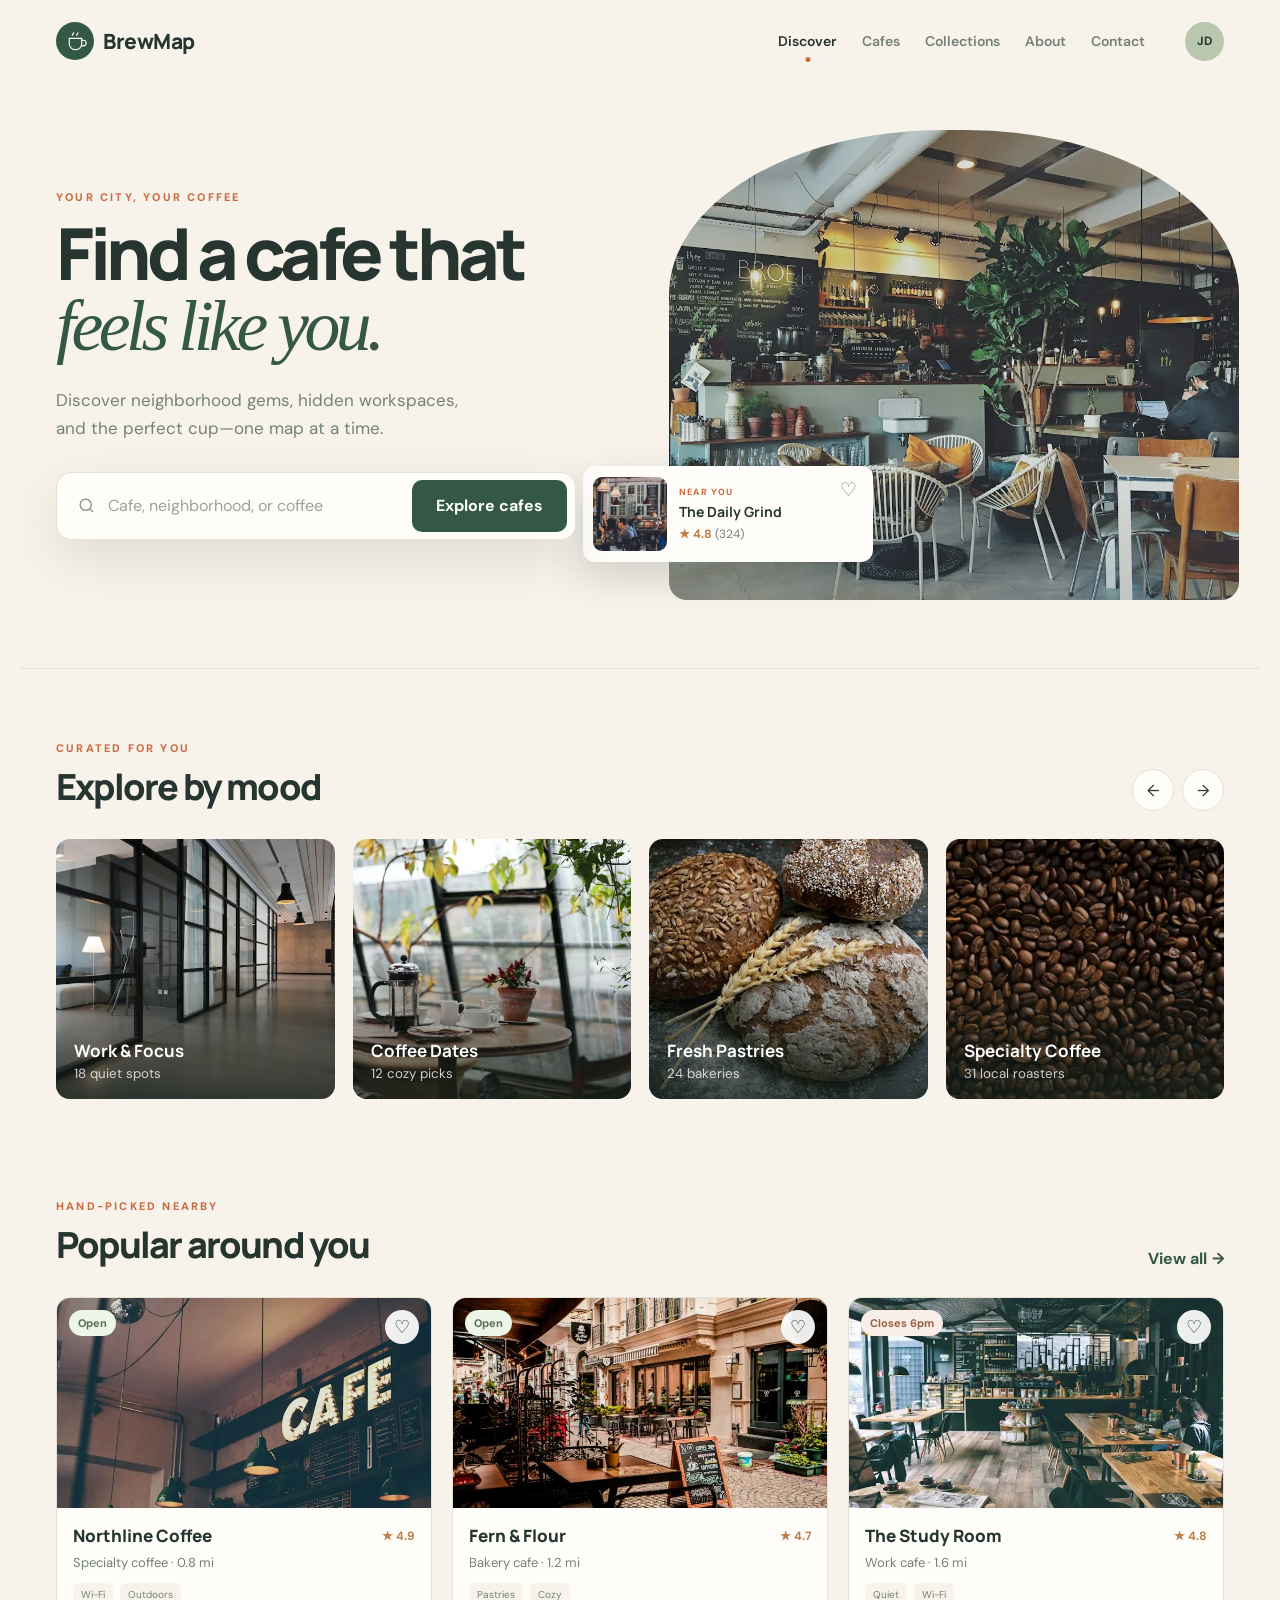
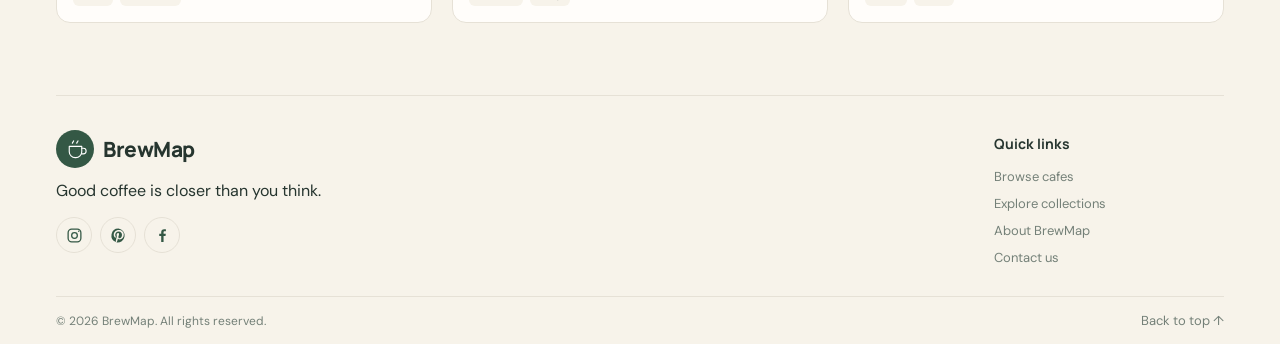
<file: index.html>
<!DOCTYPE html>
<html lang="en">
<head>
  <meta charset="UTF-8">
  <meta name="viewport" content="width=device-width, initial-scale=1.0">
  <meta name="description" content="Discover independent cafes, local coffee, and comfortable workspaces with BrewMap.">
  <title>BrewMap — Find Your Next Coffee Spot</title>
  <link rel="preconnect" href="https://fonts.googleapis.com">
  <link rel="preconnect" href="https://fonts.gstatic.com" crossorigin>
  <link href="https://fonts.googleapis.com/css2?family=DM+Sans:wght@400;500;600;700&family=Manrope:wght@500;600;700;800&display=swap" rel="stylesheet">
  <link rel="stylesheet" href="styles.css">
</head>
<body>
  <header class="site-header">
    <a class="brand" href="#" aria-label="BrewMap home">
      <span class="brand-mark" aria-hidden="true">
        <svg viewBox="0 0 40 40"><path d="M10 15h20v8.5A9.5 9.5 0 0 1 20.5 33h-1A9.5 9.5 0 0 1 10 23.5V15Z"/><path d="M30 18h2.5a4.5 4.5 0 0 1 0 9H30"/><path d="M15 10c0-2 2-2 2-4M22 10c0-2 2-2 2-4"/></svg>
      </span>
      <span>BrewMap</span>
    </a>
    <nav class="desktop-nav" aria-label="Main navigation">
      <a class="active" href="index.html#discover">Discover</a>
      <a href="cafes.html">Cafes</a>
      <a href="index.html#collections">Collections</a>
      <a href="about.html">About</a>
      <a href="contact.html">Contact</a>
    </nav>
    <div class="header-actions">
      <button class="avatar" type="button" aria-label="Open profile">JD</button>
    </div>
  </header>

  <main>
    <section class="hero" id="discover">
      <div class="hero-copy">
        <p class="eyebrow">YOUR CITY, YOUR COFFEE</p>
        <h1>Find a cafe that<br><em>feels like you.</em></h1>
        <p class="hero-description">Discover neighborhood gems, hidden workspaces, and the perfect cup—one map at a time.</p>
        <form class="search-panel" id="searchForm">
          <label class="search-field">
            <svg viewBox="0 0 24 24" aria-hidden="true"><circle cx="11" cy="11" r="7"/><path d="m20 20-4-4"/></svg>
            <span class="sr-only">Search</span>
            <input id="searchInput" type="search" placeholder="Cafe, neighborhood, or coffee" autocomplete="off">
          </label>
          <button type="submit" class="search-button">Explore cafes</button>
        </form>
      </div>
      <div class="hero-visual" aria-label="A cozy cafe interior">
        <div class="visual-frame">
          <img src="images/hero-cafe.webp" alt="Warm and cozy independent cafe interior" fetchpriority="high" decoding="async">
        </div>
        <aside class="floating-card" aria-label="Featured cafe">
          <img src="images/daily-grind.webp" alt="Coffee served at The Daily Grind" decoding="async">
          <div>
            <span class="card-label">NEAR YOU</span>
            <strong>The Daily Grind</strong>
            <span class="rating">★ 4.8 <span>(324)</span></span>
          </div>
          <button type="button" aria-label="Save The Daily Grind">♡</button>
        </aside>
      </div>
    </section>

    <section class="collections" id="collections">
      <div class="section-heading">
        <div>
          <p class="eyebrow">CURATED FOR YOU</p>
          <h2>Explore by mood</h2>
        </div>
        <div class="carousel-controls">
          <button id="prevCollection" type="button" aria-label="Previous collections">←</button>
          <button id="nextCollection" type="button" aria-label="Next collections">→</button>
        </div>
      </div>
      <div class="collection-grid" id="collectionGrid">
        <button class="collection-card" type="button" data-filter="work">
          <img src="images/work-focus.webp" alt="Bright cafe workspace" loading="lazy" decoding="async">
          <span><strong>Work &amp; Focus</strong><small>18 quiet spots</small></span>
        </button>
        <button class="collection-card" type="button" data-filter="date">
          <img src="images/coffee-dates.webp" alt="Romantic cafe table" loading="lazy" decoding="async">
          <span><strong>Coffee Dates</strong><small>12 cozy picks</small></span>
        </button>
        <button class="collection-card" type="button" data-filter="pastry">
          <img src="images/fresh-pastries.webp" alt="Fresh pastries" loading="lazy" decoding="async">
          <span><strong>Fresh Pastries</strong><small>24 bakeries</small></span>
        </button>
        <button class="collection-card" type="button" data-filter="specialty">
          <img src="images/specialty-coffee.webp" alt="Coffee beans and brew" loading="lazy" decoding="async">
          <span><strong>Specialty Coffee</strong><small>31 local roasters</small></span>
        </button>
      </div>
    </section>

    <section class="nearby" id="nearby">
      <div class="section-heading">
        <div>
          <p class="eyebrow">HAND-PICKED NEARBY</p>
          <h2>Popular around you</h2>
        </div>
        <a class="text-button" href="cafes.html">View all <span>→</span></a>
      </div>
      <div class="cafe-grid" id="cafeGrid">
        <article class="cafe-card" data-name="Northline Coffee" data-tags="specialty work">
          <div class="cafe-image">
            <img src="images/northline-coffee.webp" alt="Northline Coffee cafe" loading="lazy" decoding="async">
            <span class="open-badge">Open</span>
            <button class="save-button" type="button" aria-label="Save Northline Coffee">♡</button>
          </div>
          <div class="cafe-content">
            <div><h3>Northline Coffee</h3><span class="rating">★ 4.9</span></div>
            <p>Specialty coffee · 0.8 mi</p>
            <div class="tags"><span>Wi-Fi</span><span>Outdoors</span></div>
          </div>
        </article>
        <article class="cafe-card" data-name="Fern &amp; Flour" data-tags="pastry date">
          <div class="cafe-image">
            <img src="images/fern-flour.webp" alt="Fern and Flour cafe" loading="lazy" decoding="async">
            <span class="open-badge">Open</span>
            <button class="save-button" type="button" aria-label="Save Fern and Flour">♡</button>
          </div>
          <div class="cafe-content">
            <div><h3>Fern &amp; Flour</h3><span class="rating">★ 4.7</span></div>
            <p>Bakery cafe · 1.2 mi</p>
            <div class="tags"><span>Pastries</span><span>Cozy</span></div>
          </div>
        </article>
        <article class="cafe-card" data-name="The Study Room" data-tags="work specialty">
          <div class="cafe-image">
            <img src="images/study-room.webp" alt="The Study Room cafe" loading="lazy" decoding="async">
            <span class="open-badge closed">Closes 6pm</span>
            <button class="save-button" type="button" aria-label="Save The Study Room">♡</button>
          </div>
          <div class="cafe-content">
            <div><h3>The Study Room</h3><span class="rating">★ 4.8</span></div>
            <p>Work cafe · 1.6 mi</p>
            <div class="tags"><span>Quiet</span><span>Wi-Fi</span></div>
          </div>
        </article>
      </div>
      <p class="no-results" id="noResults" hidden>No cafes match your search. Try another name or mood.</p>
    </section>
  </main>

  <footer id="about">
    <div class="footer-main">
      <div class="footer-brand">
        <a class="brand" href="#discover"><span class="brand-mark" aria-hidden="true"><svg viewBox="0 0 40 40"><path d="M10 15h20v8.5A9.5 9.5 0 0 1 20.5 33h-1A9.5 9.5 0 0 1 10 23.5V15Z"/><path d="M30 18h2.5a4.5 4.5 0 0 1 0 9H30"/><path d="M15 10c0-2 2-2 2-4M22 10c0-2 2-2 2-4"/></svg></span><span>BrewMap</span></a>
        <p>Good coffee is closer than you think.</p>
        <div class="social-links" aria-label="Follow BrewMap">
          <a href="https://www.instagram.com/" target="_blank" rel="noopener noreferrer" aria-label="Instagram">
            <svg viewBox="0 0 24 24" aria-hidden="true"><rect x="3" y="3" width="18" height="18" rx="5"/><circle cx="12" cy="12" r="4"/><circle class="icon-dot" cx="18" cy="6" r="1"/></svg>
          </a>
          <a href="https://www.pinterest.com/" target="_blank" rel="noopener noreferrer" aria-label="Pinterest">
            <svg viewBox="0 0 24 24" aria-hidden="true"><path class="pinterest-mark" d="M12 2a10 10 0 0 0-3.64 19.31c-.09-.82-.17-2.08.04-2.98l1.28-5.43s-.33-.66-.33-1.64c0-1.54.89-2.69 2-2.69.94 0 1.39.71 1.39 1.56 0 .95-.6 2.37-.91 3.69-.26 1.1.55 2 1.63 2 1.96 0 3.47-2.07 3.47-5.05 0-2.64-1.9-4.48-4.61-4.48-3.14 0-4.99 2.36-4.99 4.79 0 .95.36 1.97.81 2.52.09.11.1.21.08.33l-.3 1.22c-.05.2-.16.24-.37.15-1.38-.64-2.24-2.66-2.24-4.28 0-3.49 2.54-6.7 7.33-6.7 3.85 0 6.84 2.75 6.84 6.42 0 3.83-2.41 6.91-5.75 6.91-1.12 0-2.17-.58-2.53-1.27l-.69 2.64c-.25.96-.92 2.16-1.37 2.89A10 10 0 1 0 12 2Z"/></svg>
          </a>
          <a href="https://www.facebook.com/" target="_blank" rel="noopener noreferrer" aria-label="Facebook">
            <svg viewBox="0 0 24 24" aria-hidden="true"><path class="facebook-mark" d="M13.5 21v-8.2h2.76l.41-3.2H13.5V7.56c0-.93.26-1.56 1.59-1.56h1.7V3.14A22.6 22.6 0 0 0 14.31 3c-2.46 0-4.14 1.5-4.14 4.25V9.6H7.4v3.2h2.77V21h3.33Z"/></svg>
          </a>
        </div>
      </div>
      <nav class="footer-nav" aria-label="Quick links">
        <h2>Quick links</h2>
        <a href="cafes.html">Browse cafes</a>
        <a href="index.html#collections">Explore collections</a>
        <a href="about.html">About BrewMap</a>
        <a href="contact.html">Contact us</a>
      </nav>
    </div>
    <div class="footer-bottom"><span>© 2026 BrewMap. All rights reserved.</span><a href="index.html#discover">Back to top ↑</a></div>
  </footer>

  <script src="script.js"></script>
</body>
</html>
</file>
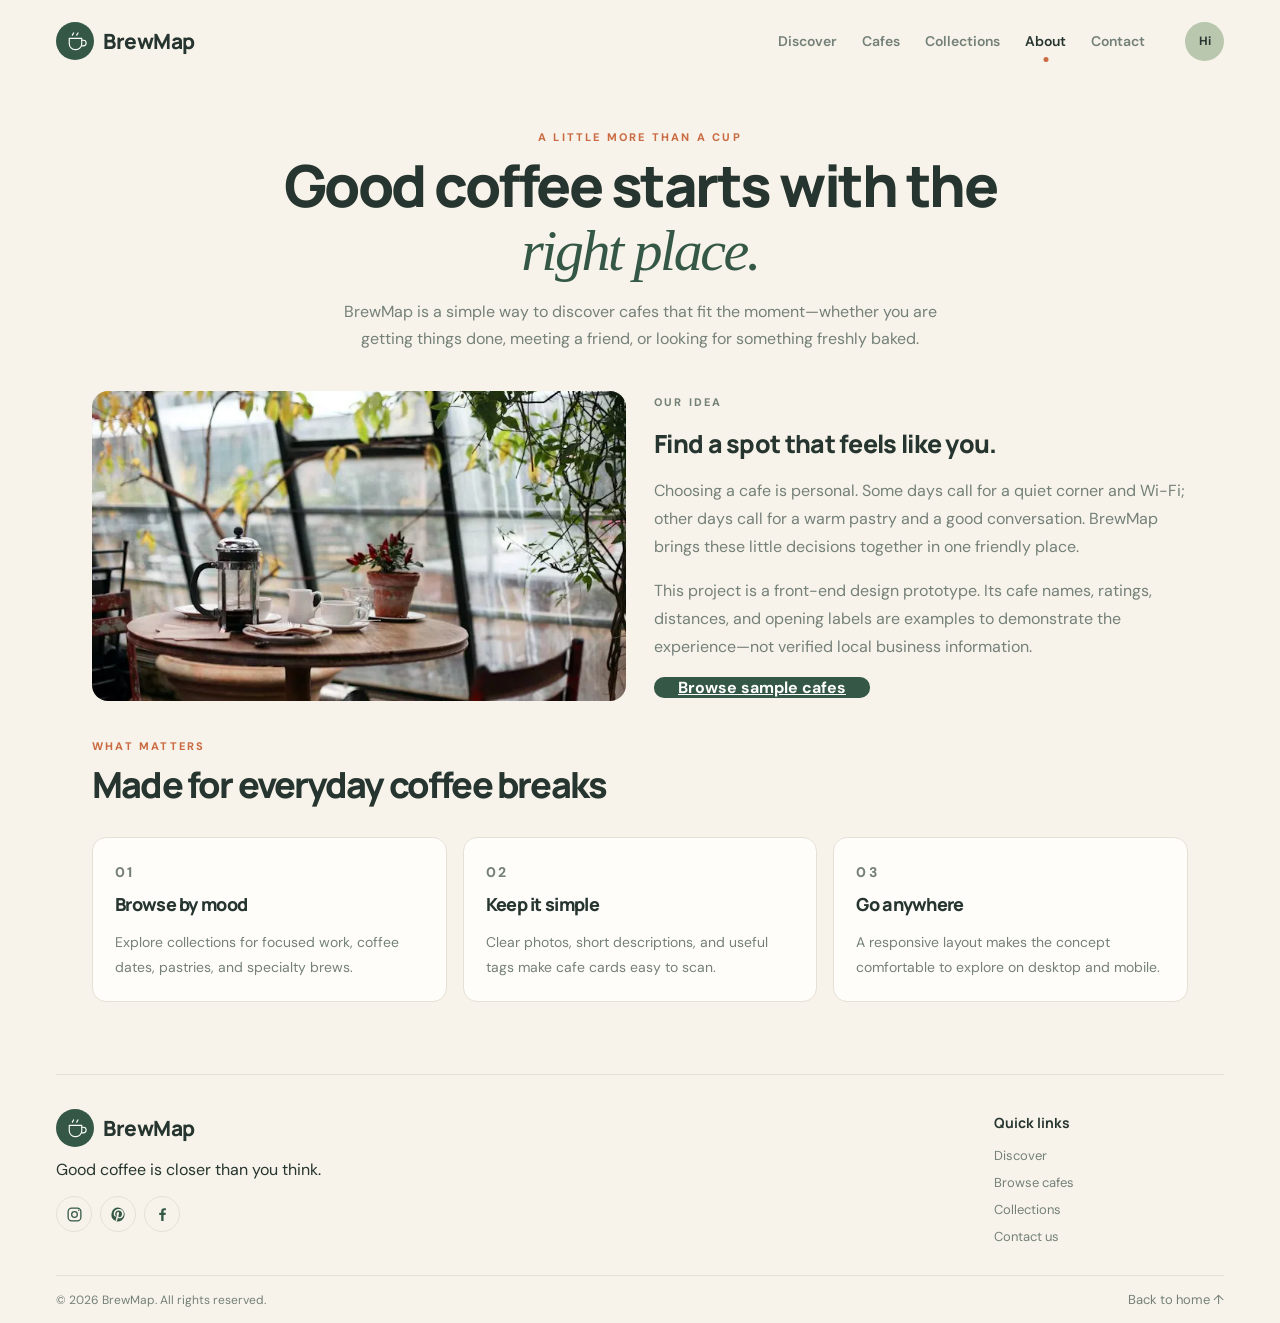
<file: about.html>
<!DOCTYPE html>
<html lang="en">
<head>
  <meta charset="UTF-8">
  <meta name="viewport" content="width=device-width, initial-scale=1.0">
  <meta name="description" content="Learn about BrewMap, a simple concept for discovering cafes by mood and moment.">
  <title>About BrewMap</title>
  <link rel="preconnect" href="https://fonts.googleapis.com">
  <link rel="preconnect" href="https://fonts.gstatic.com" crossorigin>
  <link href="https://fonts.googleapis.com/css2?family=DM+Sans:wght@400;500;600;700&family=Manrope:wght@500;600;700;800&display=swap" rel="stylesheet">
  <link rel="stylesheet" href="styles.css">
</head>
<body>
  <header class="site-header">
    <a class="brand" href="index.html#discover" aria-label="BrewMap home">
      <span class="brand-mark" aria-hidden="true"><svg viewBox="0 0 40 40"><path d="M10 15h20v8.5A9.5 9.5 0 0 1 20.5 33h-1A9.5 9.5 0 0 1 10 23.5V15Z"/><path d="M30 18h2.5a4.5 4.5 0 0 1 0 9H30"/><path d="M15 10c0-2 2-2 2-4M22 10c0-2 2-2 2-4"/></svg></span>
      <span>BrewMap</span>
    </a>
    <nav class="desktop-nav" aria-label="Main navigation">
      <a href="index.html#discover">Discover</a>
      <a href="cafes.html">Cafes</a>
      <a href="index.html#collections">Collections</a>
      <a class="active" href="about.html" aria-current="page">About</a>
      <a href="contact.html">Contact</a>
    </nav>
    <div class="header-actions"><a class="avatar profile-link" href="contact.html" aria-label="Contact BrewMap">Hi</a></div>
  </header>

  <main class="page-main">
    <section class="page-hero">
      <p class="eyebrow">A LITTLE MORE THAN A CUP</p>
      <h1>Good coffee starts with the <em>right place.</em></h1>
      <p>BrewMap is a simple way to discover cafes that fit the moment—whether you are getting things done, meeting a friend, or looking for something freshly baked.</p>
    </section>

    <section class="about-grid" aria-labelledby="about-story">
      <img src="images/coffee-dates.webp" alt="A welcoming cafe table ready for a coffee break" loading="lazy" decoding="async">
      <div class="about-copy">
        <p class="eyebrow">OUR IDEA</p>
        <h2 id="about-story">Find a spot that feels like you.</h2>
        <p>Choosing a cafe is personal. Some days call for a quiet corner and Wi-Fi; other days call for a warm pastry and a good conversation. BrewMap brings these little decisions together in one friendly place.</p>
        <p>This project is a front-end design prototype. Its cafe names, ratings, distances, and opening labels are examples to demonstrate the experience—not verified local business information.</p>
        <a class="search-button page-cta" href="cafes.html">Browse sample cafes</a>
      </div>
    </section>

    <section aria-label="BrewMap design principles">
      <div class="section-heading"><div><p class="eyebrow">WHAT MATTERS</p><h2>Made for everyday coffee breaks</h2></div></div>
      <div class="value-grid">
        <article class="value-card"><p class="eyebrow">01</p><h2>Browse by mood</h2><p>Explore collections for focused work, coffee dates, pastries, and specialty brews.</p></article>
        <article class="value-card"><p class="eyebrow">02</p><h2>Keep it simple</h2><p>Clear photos, short descriptions, and useful tags make cafe cards easy to scan.</p></article>
        <article class="value-card"><p class="eyebrow">03</p><h2>Go anywhere</h2><p>A responsive layout makes the concept comfortable to explore on desktop and mobile.</p></article>
      </div>
    </section>
  </main>

  <footer>
    <div class="footer-main">
      <div class="footer-brand"><a class="brand" href="index.html#discover"><span class="brand-mark" aria-hidden="true"><svg viewBox="0 0 40 40"><path d="M10 15h20v8.5A9.5 9.5 0 0 1 20.5 33h-1A9.5 9.5 0 0 1 10 23.5V15Z"/><path d="M30 18h2.5a4.5 4.5 0 0 1 0 9H30"/><path d="M15 10c0-2 2-2 2-4M22 10c0-2 2-2 2-4"/></svg></span><span>BrewMap</span></a>      <p>Good coffee is closer than you think.</p>
      <div class="social-links" aria-label="Follow BrewMap">
        <a href="https://www.instagram.com/" target="_blank" rel="noopener noreferrer" aria-label="Instagram"><svg viewBox="0 0 24 24" aria-hidden="true"><rect x="3" y="3" width="18" height="18" rx="5"/><circle cx="12" cy="12" r="4"/><circle class="icon-dot" cx="18" cy="6" r="1"/></svg></a>
        <a href="https://www.pinterest.com/" target="_blank" rel="noopener noreferrer" aria-label="Pinterest"><svg viewBox="0 0 24 24" aria-hidden="true"><path class="pinterest-mark" d="M12 2a10 10 0 0 0-3.64 19.31c-.09-.82-.17-2.08.04-2.98l1.28-5.43s-.33-.66-.33-1.64c0-1.54.89-2.69 2-2.69.94 0 1.39.71 1.39 1.56 0 .95-.6 2.37-.91 3.69-.26 1.1.55 2 1.63 2 1.96 0 3.47-2.07 3.47-5.05 0-2.64-1.9-4.48-4.61-4.48-3.14 0-4.99 2.36-4.99 4.79 0 .95.36 1.97.81 2.52.09.11.1.21.08.33l-.3 1.22c-.05.2-.16.24-.37.15-1.38-.64-2.24-2.66-2.24-4.28 0-3.49 2.54-6.7 7.33-6.7 3.85 0 6.84 2.75 6.84 6.42 0 3.83-2.41 6.91-5.75 6.91-1.12 0-2.17-.58-2.53-1.27l-.69 2.64c-.25.96-.92 2.16-1.37 2.89A10 10 0 1 0 12 2Z"/></svg></a>
        <a href="https://www.facebook.com/" target="_blank" rel="noopener noreferrer" aria-label="Facebook"><svg viewBox="0 0 24 24" aria-hidden="true"><path class="facebook-mark" d="M13.5 21v-8.2h2.76l.41-3.2H13.5V7.56c0-.93.26-1.56 1.59-1.56h1.7V3.14A22.6 22.6 0 0 0 14.31 3c-2.46 0-4.14 1.5-4.14 4.25V9.6H7.4v3.2h2.77V21h3.33Z"/></svg></a>
      </div></div>
      <nav class="footer-nav" aria-label="Quick links"><h2>Quick links</h2><a href="index.html#discover">Discover</a><a href="cafes.html">Browse cafes</a><a href="index.html#collections">Collections</a><a href="contact.html">Contact us</a></nav>
    </div>
    <div class="footer-bottom"><span>© 2026 BrewMap. All rights reserved.</span><a href="index.html#discover">Back to home ↑</a></div>
  </footer>
  <script src="script.js"></script>
</body>
</html>
</file>
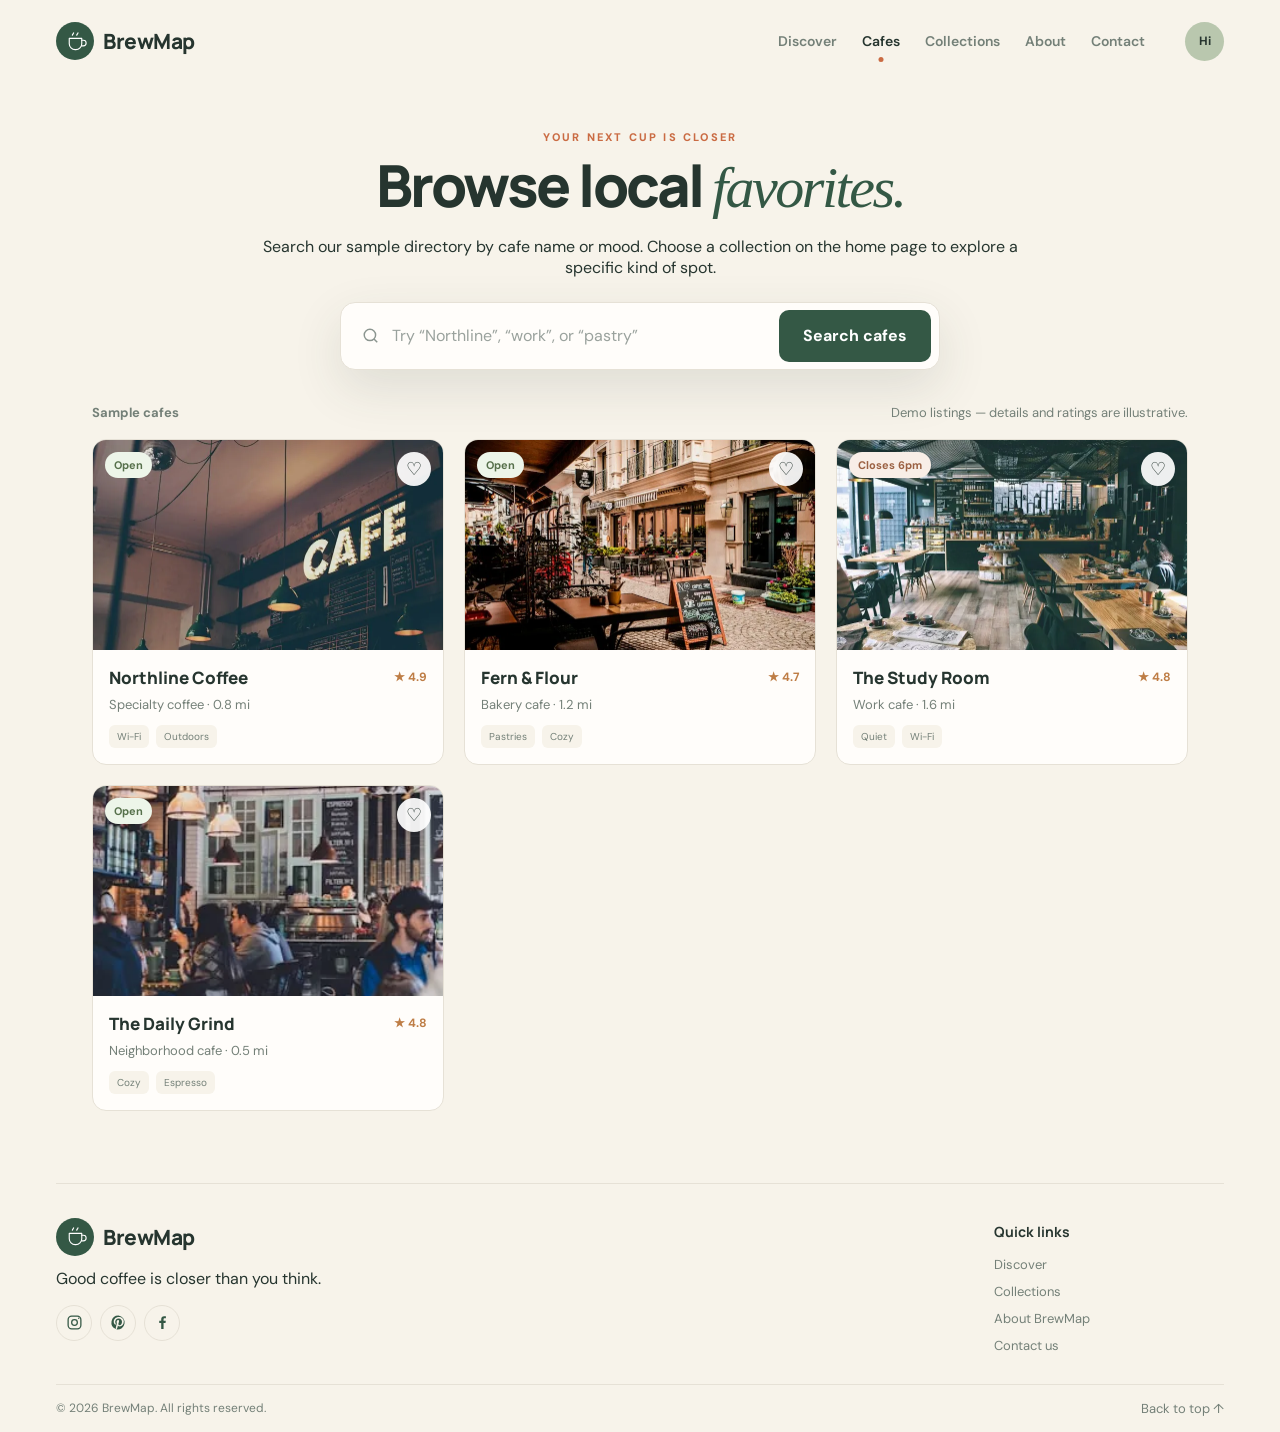
<file: cafes.html>
<!DOCTYPE html>
<html lang="en">
<head>
  <meta charset="UTF-8">
  <meta name="viewport" content="width=device-width, initial-scale=1.0">
  <meta name="description" content="Browse BrewMap's sample cafe directory and search by cafe name or mood.">
  <title>Browse Cafes — BrewMap</title>
  <link rel="preconnect" href="https://fonts.googleapis.com">
  <link rel="preconnect" href="https://fonts.gstatic.com" crossorigin>
  <link href="https://fonts.googleapis.com/css2?family=DM+Sans:wght@400;500;600;700&family=Manrope:wght@500;600;700;800&display=swap" rel="stylesheet">
  <link rel="stylesheet" href="styles.css">
</head>
<body>
  <header class="site-header" id="top">
    <a class="brand" href="index.html#discover" aria-label="BrewMap home">
      <span class="brand-mark" aria-hidden="true"><svg viewBox="0 0 40 40"><path d="M10 15h20v8.5A9.5 9.5 0 0 1 20.5 33h-1A9.5 9.5 0 0 1 10 23.5V15Z"/><path d="M30 18h2.5a4.5 4.5 0 0 1 0 9H30"/><path d="M15 10c0-2 2-2 2-4M22 10c0-2 2-2 2-4"/></svg></span>
      <span>BrewMap</span>
    </a>
    <nav class="desktop-nav" aria-label="Main navigation">
      <a href="index.html#discover">Discover</a>
      <a class="active" href="cafes.html" aria-current="page">Cafes</a>
      <a href="index.html#collections">Collections</a>
      <a href="about.html">About</a>
      <a href="contact.html">Contact</a>
    </nav>
    <div class="header-actions"><a class="avatar profile-link" href="contact.html" aria-label="Contact BrewMap">Hi</a></div>
  </header>

  <main class="page-main" id="nearby">
    <section class="page-hero">
      <p class="eyebrow">YOUR NEXT CUP IS CLOSER</p>
      <h1>Browse local <em>favorites.</em></h1>
      <p>Search our sample directory by cafe name or mood. Choose a collection on the home page to explore a specific kind of spot.</p>
      <form class="search-panel" id="searchForm">
        <label class="search-field">
          <svg viewBox="0 0 24 24" aria-hidden="true"><circle cx="11" cy="11" r="7"/><path d="m20 20-4-4"/></svg>
          <span class="sr-only">Search cafe names or categories</span>
          <input id="searchInput" type="search" placeholder="Try “Northline”, “work”, or “pastry”" autocomplete="off">
        </label>
        <button type="submit" class="search-button">Search cafes</button>
      </form>
    </section>

    <section aria-label="Cafe directory">
      <div class="directory-tools">
        <strong>Sample cafes</strong>
        <span>Demo listings — details and ratings are illustrative.</span>
      </div>
      <div class="cafe-grid directory-grid" id="cafeGrid">
        <article class="cafe-card" data-name="Northline Coffee" data-tags="specialty work">
          <div class="cafe-image"><img src="images/northline-coffee.webp" alt="Interior at Northline Coffee" loading="lazy" decoding="async"><span class="open-badge">Open</span><button class="save-button" type="button" aria-label="Save Northline Coffee">♡</button></div>
          <div class="cafe-content"><div><h3>Northline Coffee</h3><span class="rating">★ 4.9</span></div><p>Specialty coffee · 0.8 mi</p><div class="tags"><span>Wi-Fi</span><span>Outdoors</span></div></div>
        </article>
        <article class="cafe-card" data-name="Fern &amp; Flour" data-tags="pastry date">
          <div class="cafe-image"><img src="images/fern-flour.webp" alt="Cafe interior at Fern and Flour" loading="lazy" decoding="async"><span class="open-badge">Open</span><button class="save-button" type="button" aria-label="Save Fern and Flour">♡</button></div>
          <div class="cafe-content"><div><h3>Fern &amp; Flour</h3><span class="rating">★ 4.7</span></div><p>Bakery cafe · 1.2 mi</p><div class="tags"><span>Pastries</span><span>Cozy</span></div></div>
        </article>
        <article class="cafe-card" data-name="The Study Room" data-tags="work specialty">
          <div class="cafe-image"><img src="images/study-room.webp" alt="Quiet workspace at The Study Room" loading="lazy" decoding="async"><span class="open-badge closed">Closes 6pm</span><button class="save-button" type="button" aria-label="Save The Study Room">♡</button></div>
          <div class="cafe-content"><div><h3>The Study Room</h3><span class="rating">★ 4.8</span></div><p>Work cafe · 1.6 mi</p><div class="tags"><span>Quiet</span><span>Wi-Fi</span></div></div>
        </article>
        <article class="cafe-card" data-name="The Daily Grind" data-tags="date specialty">
          <div class="cafe-image"><img src="images/daily-grind.webp" alt="Coffee at The Daily Grind" loading="lazy" decoding="async"><span class="open-badge">Open</span><button class="save-button" type="button" aria-label="Save The Daily Grind">♡</button></div>
          <div class="cafe-content"><div><h3>The Daily Grind</h3><span class="rating">★ 4.8</span></div><p>Neighborhood cafe · 0.5 mi</p><div class="tags"><span>Cozy</span><span>Espresso</span></div></div>
        </article>
      </div>
      <p class="no-results" id="noResults" hidden>No cafes match your search. Try another name or mood.</p>
    </section>
  </main>

  <footer>
    <div class="footer-main">
      <div class="footer-brand">
        <a class="brand" href="index.html#discover"><span class="brand-mark" aria-hidden="true"><svg viewBox="0 0 40 40"><path d="M10 15h20v8.5A9.5 9.5 0 0 1 20.5 33h-1A9.5 9.5 0 0 1 10 23.5V15Z"/><path d="M30 18h2.5a4.5 4.5 0 0 1 0 9H30"/><path d="M15 10c0-2 2-2 2-4M22 10c0-2 2-2 2-4"/></svg></span><span>BrewMap</span></a>
        <p>Good coffee is closer than you think.</p>
        <div class="social-links" aria-label="Follow BrewMap">
          <a href="https://www.instagram.com/" target="_blank" rel="noopener noreferrer" aria-label="Instagram"><svg viewBox="0 0 24 24" aria-hidden="true"><rect x="3" y="3" width="18" height="18" rx="5"/><circle cx="12" cy="12" r="4"/><circle class="icon-dot" cx="18" cy="6" r="1"/></svg></a>
          <a href="https://www.pinterest.com/" target="_blank" rel="noopener noreferrer" aria-label="Pinterest"><svg viewBox="0 0 24 24" aria-hidden="true"><path class="pinterest-mark" d="M12 2a10 10 0 0 0-3.64 19.31c-.09-.82-.17-2.08.04-2.98l1.28-5.43s-.33-.66-.33-1.64c0-1.54.89-2.69 2-2.69.94 0 1.39.71 1.39 1.56 0 .95-.6 2.37-.91 3.69-.26 1.1.55 2 1.63 2 1.96 0 3.47-2.07 3.47-5.05 0-2.64-1.9-4.48-4.61-4.48-3.14 0-4.99 2.36-4.99 4.79 0 .95.36 1.97.81 2.52.09.11.1.21.08.33l-.3 1.22c-.05.2-.16.24-.37.15-1.38-.64-2.24-2.66-2.24-4.28 0-3.49 2.54-6.7 7.33-6.7 3.85 0 6.84 2.75 6.84 6.42 0 3.83-2.41 6.91-5.75 6.91-1.12 0-2.17-.58-2.53-1.27l-.69 2.64c-.25.96-.92 2.16-1.37 2.89A10 10 0 1 0 12 2Z"/></svg></a>
          <a href="https://www.facebook.com/" target="_blank" rel="noopener noreferrer" aria-label="Facebook"><svg viewBox="0 0 24 24" aria-hidden="true"><path class="facebook-mark" d="M13.5 21v-8.2h2.76l.41-3.2H13.5V7.56c0-.93.26-1.56 1.59-1.56h1.7V3.14A22.6 22.6 0 0 0 14.31 3c-2.46 0-4.14 1.5-4.14 4.25V9.6H7.4v3.2h2.77V21h3.33Z"/></svg></a>
        </div>
      </div>
      <nav class="footer-nav" aria-label="Quick links"><h2>Quick links</h2><a href="index.html#discover">Discover</a><a href="index.html#collections">Collections</a><a href="about.html">About BrewMap</a><a href="contact.html">Contact us</a></nav>
    </div>
    <div class="footer-bottom"><span>© 2026 BrewMap. All rights reserved.</span><a href="#top">Back to top ↑</a></div>
  </footer>
  <script src="script.js"></script>
</body>
</html>
</file>
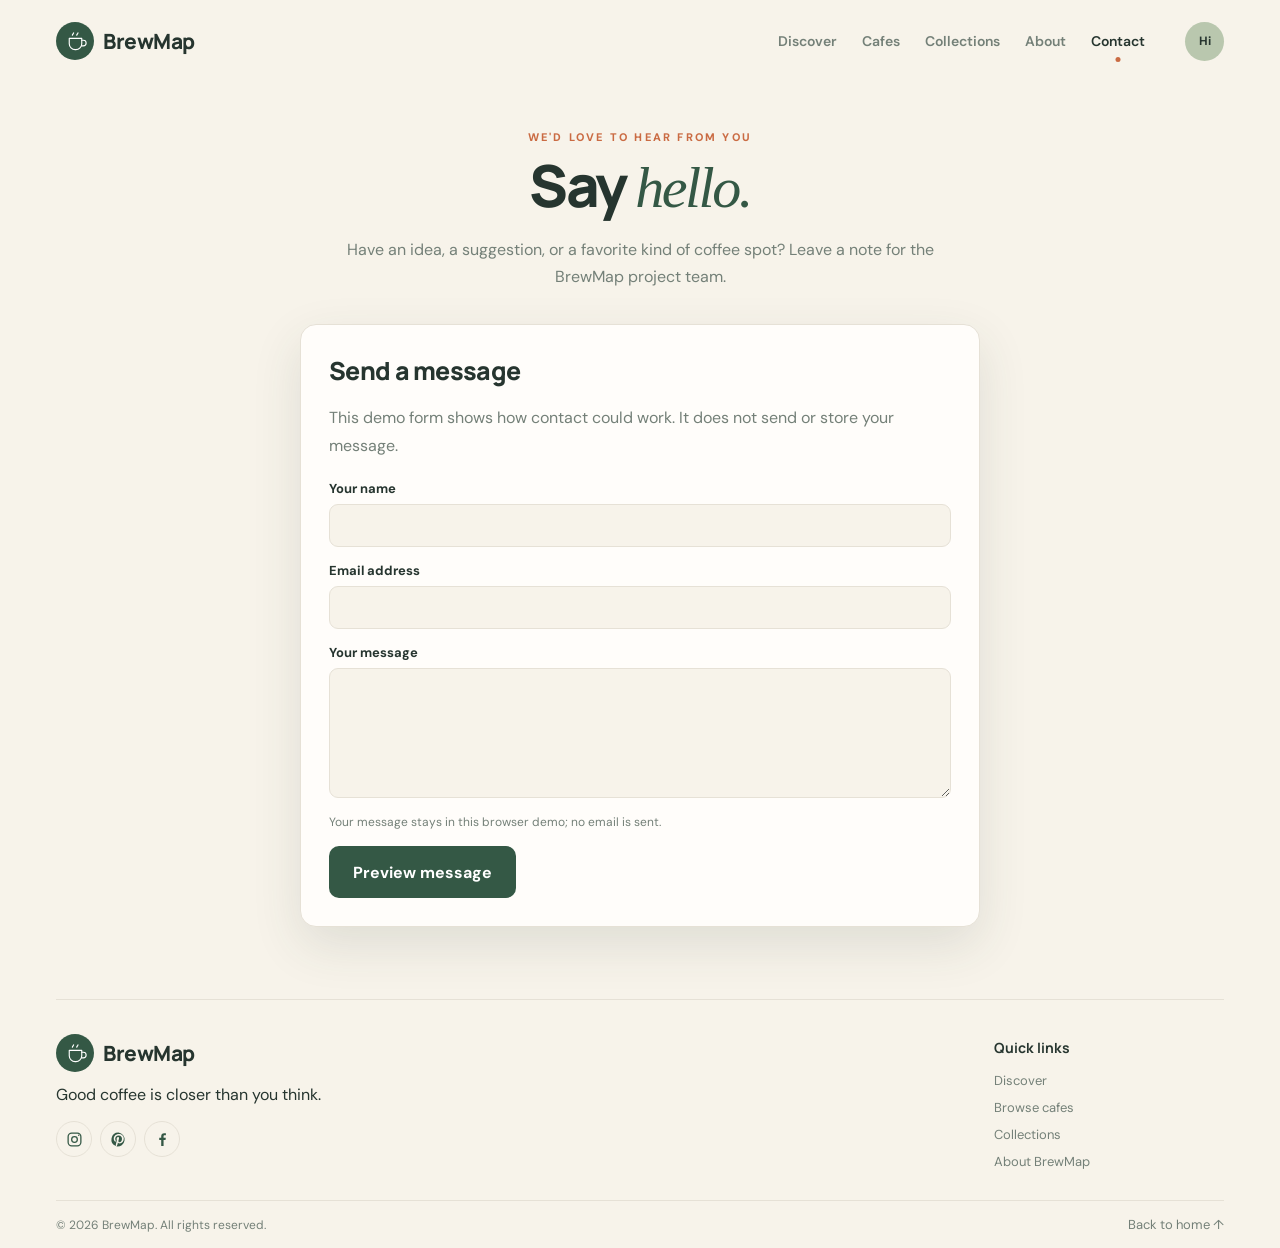
<file: contact.html>
<!DOCTYPE html>
<html lang="en">
<head>
  <meta charset="UTF-8">
  <meta name="viewport" content="width=device-width, initial-scale=1.0">
  <meta name="description" content="Contact the BrewMap project team with a comment or suggestion.">
  <title>Contact — BrewMap</title>
  <link rel="preconnect" href="https://fonts.googleapis.com">
  <link rel="preconnect" href="https://fonts.gstatic.com" crossorigin>
  <link href="https://fonts.googleapis.com/css2?family=DM+Sans:wght@400;500;600;700&family=Manrope:wght@500;600;700;800&display=swap" rel="stylesheet">
  <link rel="stylesheet" href="styles.css">
</head>
<body>
  <header class="site-header">
    <a class="brand" href="index.html#discover" aria-label="BrewMap home">
      <span class="brand-mark" aria-hidden="true"><svg viewBox="0 0 40 40"><path d="M10 15h20v8.5A9.5 9.5 0 0 1 20.5 33h-1A9.5 9.5 0 0 1 10 23.5V15Z"/><path d="M30 18h2.5a4.5 4.5 0 0 1 0 9H30"/><path d="M15 10c0-2 2-2 2-4M22 10c0-2 2-2 2-4"/></svg></span>
      <span>BrewMap</span>
    </a>
    <nav class="desktop-nav" aria-label="Main navigation">
      <a href="index.html#discover">Discover</a>
      <a href="cafes.html">Cafes</a>
      <a href="index.html#collections">Collections</a>
      <a href="about.html">About</a>
      <a class="active" href="contact.html" aria-current="page">Contact</a>
    </nav>
    <div class="header-actions"><a class="avatar profile-link" href="about.html" aria-label="About BrewMap">Hi</a></div>
  </header>

  <main class="page-main">
    <section class="page-hero">
      <p class="eyebrow">WE'D LOVE TO HEAR FROM YOU</p>
      <h1>Say <em>hello.</em></h1>
      <p>Have an idea, a suggestion, or a favorite kind of coffee spot? Leave a note for the BrewMap project team.</p>
    </section>
    <section class="contact-card" aria-labelledby="contact-title">
      <h2 id="contact-title">Send a message</h2>
      <p>This demo form shows how contact could work. It does not send or store your message.</p>
      <form class="contact-form" id="contactForm">
        <label for="contactName">Your name
          <input id="contactName" name="name" type="text" autocomplete="name" required>
        </label>
        <label for="contactEmail">Email address
          <input id="contactEmail" name="email" type="email" autocomplete="email" required>
        </label>
        <label for="contactMessage">Your message
          <textarea id="contactMessage" name="message" required></textarea>
        </label>
        <p class="form-note">Your message stays in this browser demo; no email is sent.</p>
        <button class="search-button" type="submit">Preview message</button>
        <p class="form-success" id="formSuccess" role="status" hidden>Thanks! The form works as a demo, but your message has not been sent.</p>
      </form>
    </section>
  </main>

  <footer>
    <div class="footer-main">
      <div class="footer-brand"><a class="brand" href="index.html#discover"><span class="brand-mark" aria-hidden="true"><svg viewBox="0 0 40 40"><path d="M10 15h20v8.5A9.5 9.5 0 0 1 20.5 33h-1A9.5 9.5 0 0 1 10 23.5V15Z"/><path d="M30 18h2.5a4.5 4.5 0 0 1 0 9H30"/><path d="M15 10c0-2 2-2 2-4M22 10c0-2 2-2 2-4"/></svg></span><span>BrewMap</span></a><p>Good coffee is closer than you think.</p>
        <div class="social-links" aria-label="Follow BrewMap">
          <a href="https://www.instagram.com/" target="_blank" rel="noopener noreferrer" aria-label="Instagram"><svg viewBox="0 0 24 24" aria-hidden="true"><rect x="3" y="3" width="18" height="18" rx="5"/><circle cx="12" cy="12" r="4"/><circle class="icon-dot" cx="18" cy="6" r="1"/></svg></a>
          <a href="https://www.pinterest.com/" target="_blank" rel="noopener noreferrer" aria-label="Pinterest"><svg viewBox="0 0 24 24" aria-hidden="true"><path class="pinterest-mark" d="M12 2a10 10 0 0 0-3.64 19.31c-.09-.82-.17-2.08.04-2.98l1.28-5.43s-.33-.66-.33-1.64c0-1.54.89-2.69 2-2.69.94 0 1.39.71 1.39 1.56 0 .95-.6 2.37-.91 3.69-.26 1.1.55 2 1.63 2 1.96 0 3.47-2.07 3.47-5.05 0-2.64-1.9-4.48-4.61-4.48-3.14 0-4.99 2.36-4.99 4.79 0 .95.36 1.97.81 2.52.09.11.1.21.08.33l-.3 1.22c-.05.2-.16.24-.37.15-1.38-.64-2.24-2.66-2.24-4.28 0-3.49 2.54-6.7 7.33-6.7 3.85 0 6.84 2.75 6.84 6.42 0 3.83-2.41 6.91-5.75 6.91-1.12 0-2.17-.58-2.53-1.27l-.69 2.64c-.25.96-.92 2.16-1.37 2.89A10 10 0 1 0 12 2Z"/></svg></a>
          <a href="https://www.facebook.com/" target="_blank" rel="noopener noreferrer" aria-label="Facebook"><svg viewBox="0 0 24 24" aria-hidden="true"><path class="facebook-mark" d="M13.5 21v-8.2h2.76l.41-3.2H13.5V7.56c0-.93.26-1.56 1.59-1.56h1.7V3.14A22.6 22.6 0 0 0 14.31 3c-2.46 0-4.14 1.5-4.14 4.25V9.6H7.4v3.2h2.77V21h3.33Z"/></svg></a>
        </div>
      </div>
      <nav class="footer-nav" aria-label="Quick links"><h2>Quick links</h2><a href="index.html#discover">Discover</a><a href="cafes.html">Browse cafes</a><a href="index.html#collections">Collections</a><a href="about.html">About BrewMap</a></nav>
    </div>
    <div class="footer-bottom"><span>© 2026 BrewMap. All rights reserved.</span><a href="index.html#discover">Back to home ↑</a></div>
  </footer>
  <script src="script.js"></script>
</body>
</html>
</file>
<file: styles.css>
:root {
  --cream: #f7f3ea;
  --paper: #fffdfa;
  --ink: #26352f;
  --muted: #748078;
  --forest: #345845;
  --sage: #b9c7ae;
  --line: #e6e1d6;
  --orange: #ca6b43;
  --shadow: 0 18px 50px rgba(48, 69, 58, .12);
}

* { box-sizing: border-box; }
html { scroll-behavior: smooth; }
body {
  margin: 0;
  font-family: "DM Sans", sans-serif;
  color: var(--ink);
  background: var(--cream);
}
button, input { font: inherit; }
button, a { -webkit-tap-highlight-color: transparent; }
.sr-only { position:absolute; width:1px; height:1px; overflow:hidden; clip:rect(0,0,0,0); }

.site-header {
  height: 82px;
  max-width: 1240px;
  margin: 0 auto;
  padding: 0 36px;
  display: flex;
  align-items: center;
  justify-content: space-between;
}
.brand {
  display: inline-flex;
  align-items: center;
  gap: 9px;
  color: var(--ink);
  text-decoration: none;
  font: 800 21px "Manrope", sans-serif;
  letter-spacing: -.5px;
}
.brand-mark {
  width: 38px;
  height: 38px;
  display: grid;
  place-items: center;
  border-radius: 50%;
  background: var(--forest);
}
.brand-mark svg { width: 25px; fill: none; stroke: #fff; stroke-width: 1.8; stroke-linecap: round; stroke-linejoin: round; }
.desktop-nav { display: flex; gap: 25px; margin-left: auto; margin-right: 40px; }
.desktop-nav a {
  position: relative;
  color: var(--muted);
  text-decoration: none;
  font-size: 14px;
  font-weight: 600;
}
.desktop-nav a.active, .desktop-nav a:hover { color: var(--ink); }
.desktop-nav a.active::after {
  content:"";
  position:absolute;
  left:50%;
  bottom:-12px;
  width:5px;
  height:5px;
  border-radius:50%;
  background:var(--orange);
  transform:translateX(-50%);
}
.header-actions { display:flex; align-items:center; gap:12px; }
.avatar { width:39px; height:39px; display:grid; place-items:center; border:0; border-radius:50%; background:var(--sage); color:var(--ink); font-size:12px; font-weight:700; text-decoration:none; cursor:pointer; }

.hero {
  max-width: 1240px;
  min-height: 560px;
  margin: 0 auto;
  padding: 48px 36px 68px;
  display:grid;
  grid-template-columns: 47% 53%;
  align-items:center;
}
.hero-copy { position:relative; z-index:2; }
.eyebrow {
  margin:0 0 14px;
  color:var(--orange);
  font-size:11px;
  font-weight:800;
  letter-spacing:2.2px;
}
.hero h1 {
  margin:0;
  font:800 clamp(48px, 5.6vw, 76px)/.98 "Manrope", sans-serif;
  letter-spacing:-4.5px;
}
.hero h1 em {
  color:var(--forest);
  font-family: Georgia, serif;
  font-weight:400;
}
.hero-description {
  max-width:430px;
  margin:24px 0 30px;
  color:var(--muted);
  font-size:17px;
  line-height:1.65;
}
.search-panel {
  width:min(520px, 112%);
  height:68px;
  display:flex;
  align-items:center;
  padding:8px;
  background:var(--paper);
  border:1px solid var(--line);
  border-radius:15px;
  box-shadow:var(--shadow);
}
.search-field { flex:1; display:flex; align-items:center; gap:10px; padding:0 12px; min-width:0; }
.search-field svg { width:21px; fill:none; stroke:#8b958f; stroke-width:1.8; }
.search-field input { width:100%; border:0; outline:0; background:transparent; color:var(--ink); }
.search-field input::placeholder { color:#9aa29d; }
.search-button {
  height:52px;
  padding:0 24px;
  border:0;
  border-radius:10px;
  background:var(--forest);
  color:white;
  font-weight:700;
  cursor:pointer;
  white-space:nowrap;
  transition:.2s;
}
.search-button:hover { background:#294737; transform:translateY(-1px); }

.hero-visual { position:relative; height:470px; }
.visual-frame {
  position:absolute;
  right:-15px;
  width:92%;
  height:100%;
  overflow:hidden;
  border-radius:48% 48% 18px 18px / 35% 35% 18px 18px;
  background:#ddd;
}
.visual-frame::after {
  content:"";
  position:absolute;
  inset:0;
  background:linear-gradient(180deg, transparent 70%, rgba(34,42,37,.12));
}
.visual-frame img { width:100%; height:100%; object-fit:cover; }
.floating-card {
  position:absolute;
  left:-22px;
  bottom:38px;
  width:290px;
  min-height:96px;
  display:flex;
  align-items:center;
  gap:12px;
  padding:10px;
  background:var(--paper);
  border-radius:12px;
  box-shadow:0 16px 38px rgba(40,54,47,.18);
}
.floating-card img { width:74px; height:74px; object-fit:cover; border-radius:9px; }
.floating-card div { flex:1; display:flex; flex-direction:column; }
.card-label { color:var(--orange); font-size:9px; font-weight:800; letter-spacing:1.2px; }
.floating-card strong { margin:4px 0 5px; font:700 14px "Manrope", sans-serif; }
.rating { color:#be7d45; font-size:12px; font-weight:700; }
.rating span { color:var(--muted); font-weight:400; }
.floating-card button { align-self:flex-start; border:0; background:transparent; color:var(--muted); font-size:19px; cursor:pointer; }

.collections, .nearby {
  max-width:1240px;
  margin:0 auto;
  padding:72px 36px;
}
.collections { border-top:1px solid var(--line); }
.section-heading { display:flex; align-items:flex-end; justify-content:space-between; margin-bottom:28px; }
.section-heading .eyebrow { margin-bottom:7px; }
.section-heading h2 { margin:0; font:800 36px "Manrope", sans-serif; letter-spacing:-1.8px; }
.carousel-controls { display:flex; gap:8px; }
.carousel-controls button {
  width:42px; height:42px; border:1px solid var(--line); border-radius:50%; background:var(--paper);
  color:var(--ink); cursor:pointer; transition:.2s;
}
.carousel-controls button:hover { background:var(--forest); color:white; }
.collection-grid { display:grid; grid-template-columns:repeat(4,1fr); gap:18px; }
.collection-card {
  position:relative;
  height:260px;
  overflow:hidden;
  padding:0;
  border:0;
  border-radius:14px;
  background:#ddd;
  cursor:pointer;
  text-align:left;
}
.collection-card::after { content:""; position:absolute; inset:0; background:linear-gradient(180deg, transparent 45%, rgba(24,35,29,.72)); }
.collection-card img { width:100%; height:100%; object-fit:cover; transition:.45s; }
.collection-card:hover img { transform:scale(1.04); }
.collection-card span { position:absolute; z-index:2; left:18px; bottom:17px; display:flex; flex-direction:column; color:white; }
.collection-card strong { font:700 17px "Manrope", sans-serif; }
.collection-card small { margin-top:3px; color:rgba(255,255,255,.78); }

.nearby { padding-top:28px; }
.text-button { display:inline-flex; align-items:center; border:0; background:transparent; color:var(--forest); font-weight:700; text-decoration:none; cursor:pointer; }
.text-button span { margin-left:5px; }
.cafe-grid { display:grid; grid-template-columns:repeat(3,1fr); gap:20px; }
.cafe-card { overflow:hidden; border:1px solid var(--line); border-radius:14px; background:var(--paper); }
.cafe-image { position:relative; height:210px; }
.cafe-image img { width:100%; height:100%; object-fit:cover; }
.open-badge { position:absolute; left:12px; top:12px; padding:6px 9px; border-radius:20px; background:#edf5e9; color:#56704b; font-size:11px; font-weight:700; }
.open-badge.closed { background:#f8eee7; color:#9b6143; }
.save-button { position:absolute; right:12px; top:12px; width:34px; height:34px; border:0; border-radius:50%; background:rgba(255,255,255,.92); color:var(--ink); cursor:pointer; font-size:18px; }
.save-button.saved { background:var(--forest); color:white; }
.cafe-content { padding:16px; }
.cafe-content > div:first-child { display:flex; justify-content:space-between; align-items:center; }
.cafe-content h3 { margin:0; font:800 17px "Manrope", sans-serif; }
.cafe-content p { margin:7px 0 12px; color:var(--muted); font-size:13px; }
.tags { display:flex; gap:7px; }
.tags span { padding:5px 8px; border-radius:6px; background:var(--cream); color:var(--muted); font-size:10px; }
.no-results { text-align:center; color:var(--muted); padding:40px; }

.page-main { max-width:1168px; min-height:58vh; margin:0 auto; padding:48px 36px 72px; }
.page-hero { max-width:760px; margin:0 auto 34px; text-align:center; }
.page-hero .eyebrow { margin-bottom:10px; }
.page-hero h1 { margin:0; font:800 clamp(38px,5vw,58px)/1.08 "Manrope",sans-serif; letter-spacing:-2.5px; }
.page-hero h1 em { color:var(--forest); font-family:Georgia,serif; font-weight:400; }
.page-hero > p:last-child { max-width:630px; margin:16px auto 0; color:var(--muted); line-height:1.7; }
.page-hero .search-panel { width:min(600px,100%); margin:24px auto 0; text-align:left; }
.directory-grid { grid-template-columns:repeat(3,1fr); }
.directory-tools { display:flex; align-items:center; justify-content:space-between; margin:0 0 18px; color:var(--muted); font-size:13px; }
.about-grid { display:grid; grid-template-columns:1fr 1fr; gap:28px; align-items:center; margin:38px 0; }
.about-grid img { width:100%; height:310px; object-fit:cover; border-radius:16px; }
.about-copy h2, .contact-card h2, .value-card h2 { margin:0 0 12px; font:800 25px "Manrope",sans-serif; letter-spacing:-.7px; }
.about-copy p, .value-card p, .contact-card > p { color:var(--muted); line-height:1.75; }
.value-grid { display:grid; grid-template-columns:repeat(3,1fr); gap:16px; margin-top:28px; }
.value-card { padding:22px; background:var(--paper); border:1px solid var(--line); border-radius:14px; }
.value-card .eyebrow { margin-bottom:8px; }
.value-card h2 { font-size:18px; }
.value-card p { margin-bottom:0; font-size:14px; }
.contact-card { max-width:680px; margin:0 auto; padding:28px; background:var(--paper); border:1px solid var(--line); border-radius:16px; box-shadow:var(--shadow); }
.contact-form { display:grid; gap:15px; margin-top:20px; }
.contact-form label { display:grid; gap:7px; font-size:13px; font-weight:700; }
.contact-form input, .contact-form textarea { width:100%; padding:12px 13px; border:1px solid var(--line); border-radius:9px; outline:0; background:var(--cream); color:var(--ink); }
.contact-form input:focus, .contact-form textarea:focus { border-color:var(--forest); box-shadow:0 0 0 3px rgba(52,88,69,.12); }
.contact-form textarea { min-height:130px; resize:vertical; }
.contact-form .search-button { justify-self:start; }
.form-note { margin:0; color:var(--muted); font-size:12px; line-height:1.5; }
.form-success { margin:0; padding:12px; border-radius:8px; background:#edf5e9; color:#456341; font-size:14px; }
.form-success[hidden] { display:none; }
.empty-directory { grid-column:1/-1; }

footer {
  max-width:1168px;
  margin:0 auto;
  border-top:1px solid var(--line);
}
.footer-main {
  display:grid;
  grid-template-columns:1fr 230px;
  gap:40px;
  padding:34px 0 30px;
}
.footer-brand p { margin:12px 0 16px; }
.footer-nav { display:grid; gap:10px; align-content:start; }
.footer-nav h2 { margin:4px 0 5px; font:700 14px "Manrope", sans-serif; }
.footer-nav a, .footer-bottom a { color:var(--muted); text-decoration:none; font-size:13px; }
.footer-nav a:hover, .footer-bottom a:hover { color:var(--forest); }
.footer-bottom {
  min-height:48px;
  display:flex;
  align-items:center;
  justify-content:space-between;
  border-top:1px solid var(--line);
  color:var(--muted);
  font-size:12px;
}
.social-links { display:flex; gap:8px; }
.social-links a {
  width:36px;
  height:36px;
  display:grid;
  place-items:center;
  border:1px solid var(--line);
  border-radius:50%;
  color:var(--forest);
  transition:background .2s, color .2s, border-color .2s;
}
.social-links a:hover { background:var(--forest); border-color:var(--forest); color:white; }
.social-links svg { width:17px; height:17px; fill:none; stroke:currentColor; stroke-width:1.8; }
.social-links .icon-dot { fill:currentColor; stroke:none; }
.social-links .pinterest-mark, .social-links .facebook-mark { fill:currentColor; stroke:none; }

@media (max-width: 900px) {
  .site-header { height:auto; min-height:78px; padding:12px 24px; flex-wrap:wrap; row-gap:12px; }
  .desktop-nav { order:3; width:100%; justify-content:center; gap:24px; margin:0; padding:4px 0 2px; }
  .hero { grid-template-columns:1fr 46%; min-height:500px; }
  .hero h1 { font-size:54px; }
  .collection-grid { grid-template-columns:repeat(2,1fr); }
  .cafe-grid { grid-template-columns:repeat(2,1fr); }
  .nearby .cafe-card:last-child { display:none; }
  .page-main { padding-top:38px; }
}
@media (max-width: 640px) {
  .site-header { padding:10px 20px; row-gap:8px; }
  .desktop-nav { gap:clamp(10px,4vw,18px); justify-content:space-between; }
  .desktop-nav a { font-size:12px; }
  .desktop-nav a.active::after { bottom:-7px; }
  .hero { display:block; padding:36px 20px 50px; }
  .hero h1 { font-size:48px; letter-spacing:-3px; }
  .hero-description { font-size:15px; }
  .search-panel { width:100%; height:auto; }
  .search-button { padding:0 14px; }
  .hero-visual { height:360px; margin-top:38px; }
  .visual-frame { right:0; width:100%; }
  .floating-card { left:-6px; bottom:18px; width:260px; }
  .collections, .nearby { padding:48px 20px; }
  .section-heading h2 { font-size:29px; }
  .page-main { padding:32px 20px 52px; }
  .page-hero h1 { font-size:40px; letter-spacing:-1.8px; }
  .directory-tools { align-items:flex-start; flex-direction:column; gap:6px; }
  .directory-grid, .value-grid, .about-grid { grid-template-columns:1fr; }
  .about-grid img { height:240px; }
  .contact-card { padding:20px; }
  .collection-grid { display:flex; overflow:hidden; }
  .collection-card { min-width:82%; height:230px; }
  .cafe-grid { grid-template-columns:1fr; }
  .nearby .cafe-card:last-child { display:block; }
  footer { margin:0 20px; }
  .footer-main { grid-template-columns:1fr; gap:26px; }
  .footer-brand p { display:block; }
  .footer-bottom { gap:16px; font-size:10px; }
}
</file>
